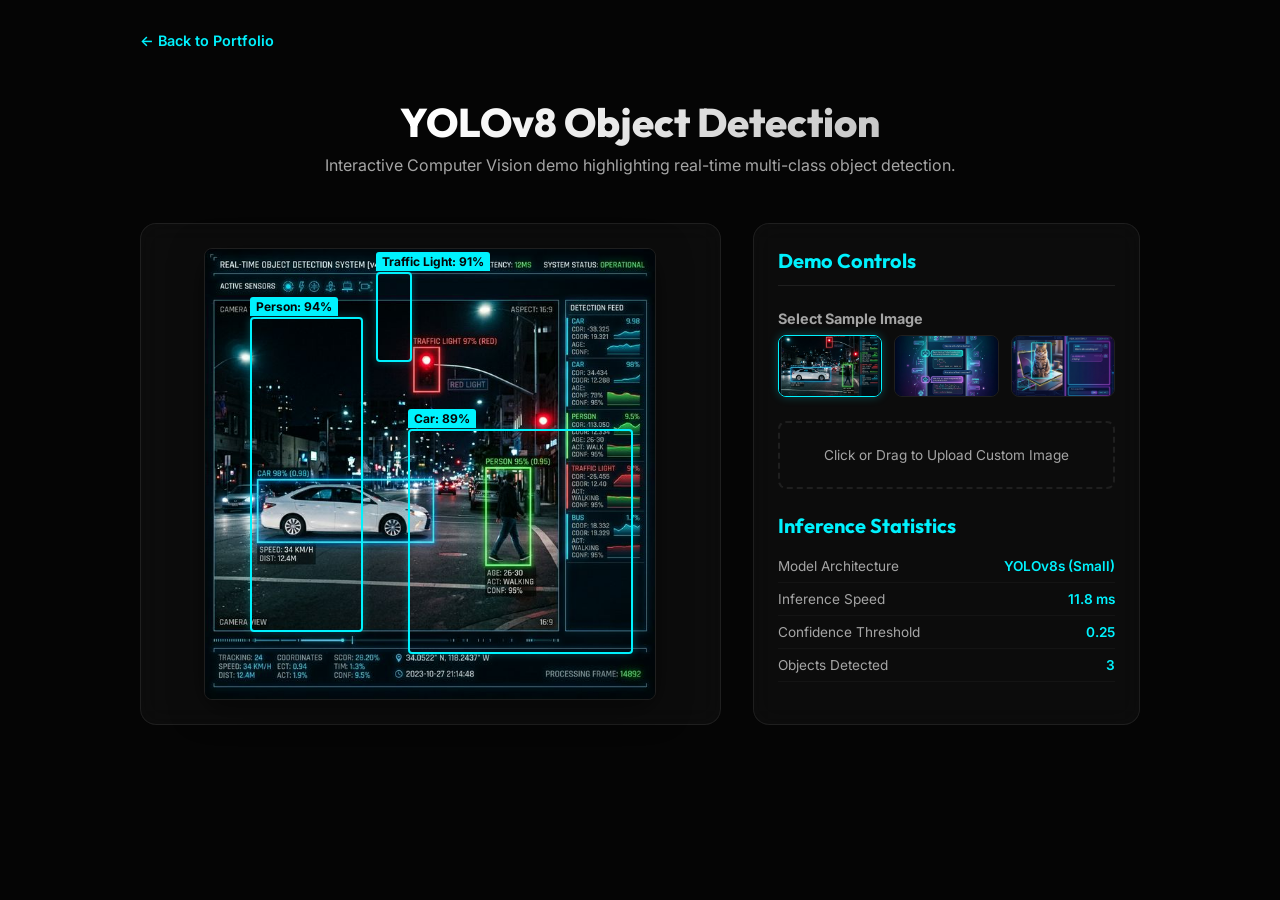
<file: projects/object-detection/index.html>
<!DOCTYPE html>
<html lang="en">
<head>
    <meta charset="UTF-8">
    <meta name="viewport" content="width=device-width, initial-scale=1.0">
    <title>YOLOv8 Object Detection | Live Demo</title>
    <link href="https://fonts.googleapis.com/css2?family=Inter:wght@300;400;600;700&family=Outfit:wght@400;600;800&display=swap" rel="stylesheet">
    <style>
        :root {
            --bg-color: #050505;
            --card-bg: rgba(255, 255, 255, 0.03);
            --card-border: rgba(255, 255, 255, 0.08);
            --accent: #00f2fe;
            --accent-glow: rgba(0, 242, 254, 0.25);
            --text-primary: #ffffff;
            --text-secondary: #a5a5a5;
        }

        * {
            box-sizing: border-box;
            margin: 0;
            padding: 0;
        }

        body {
            background-color: var(--bg-color);
            color: var(--text-primary);
            font-family: 'Inter', sans-serif;
            display: flex;
            flex-direction: column;
            align-items: center;
            min-height: 100vh;
            padding: 2rem 1rem;
            overflow-x: hidden;
        }

        .container {
            max-width: 1000px;
            width: 100%;
            display: flex;
            flex-direction: column;
            gap: 2rem;
        }

        header {
            text-align: center;
            margin-bottom: 1rem;
        }

        h1 {
            font-family: 'Outfit', sans-serif;
            font-size: 2.5rem;
            font-weight: 800;
            background: linear-gradient(135deg, #fff 30%, #a5a5a5 100%);
            -webkit-background-clip: text;
            background-clip: text;
            -webkit-text-fill-color: transparent;
            margin-bottom: 0.5rem;
        }

        header p {
            color: var(--text-secondary);
            font-size: 1rem;
        }

        .back-btn {
            align-self: flex-start;
            color: var(--accent);
            text-decoration: none;
            font-weight: 600;
            font-size: 0.9rem;
            display: flex;
            align-items: center;
            gap: 0.5rem;
            margin-bottom: 1rem;
            transition: opacity 0.2s;
        }

        .back-btn:hover {
            opacity: 0.8;
        }

        .demo-layout {
            display: grid;
            grid-template-columns: 1.5fr 1fr;
            gap: 2rem;
        }

        @media (max-width: 768px) {
            .demo-layout {
                grid-template-columns: 1fr;
            }
        }

        .interactive-panel {
            background: var(--card-bg);
            border: 1px solid var(--card-border);
            border-radius: 16px;
            padding: 1.5rem;
            display: flex;
            flex-direction: column;
            align-items: center;
            justify-content: center;
            position: relative;
            min-height: 400px;
            backdrop-filter: blur(12px);
        }

        .canvas-container {
            position: relative;
            max-width: 100%;
            border-radius: 8px;
            overflow: hidden;
            box-shadow: 0 8px 32px rgba(0, 0, 0, 0.5);
            border: 1px solid var(--card-border);
        }

        #display-image {
            display: block;
            max-width: 100%;
            height: auto;
            max-height: 450px;
        }

        .bounding-box {
            position: absolute;
            border: 2px solid var(--accent);
            box-shadow: 0 0 8px var(--accent-glow);
            border-radius: 4px;
            pointer-events: none;
            transition: all 0.3s ease;
        }

        .box-label {
            position: absolute;
            top: -22px;
            left: -2px;
            background: var(--accent);
            color: #050505;
            font-size: 0.75rem;
            font-weight: 700;
            padding: 2px 6px;
            border-radius: 3px 3px 0 0;
            white-space: nowrap;
        }

        .controls-panel {
            background: var(--card-bg);
            border: 1px solid var(--card-border);
            border-radius: 16px;
            padding: 1.5rem;
            display: flex;
            flex-direction: column;
            gap: 1.5rem;
            backdrop-filter: blur(12px);
        }

        .panel-title {
            font-family: 'Outfit', sans-serif;
            font-size: 1.25rem;
            font-weight: 700;
            border-bottom: 1px solid var(--card-border);
            padding-bottom: 0.75rem;
            color: var(--accent);
        }

        .sample-grid {
            display: grid;
            grid-template-columns: repeat(3, 1fr);
            gap: 0.75rem;
        }

        .sample-card {
            border-radius: 8px;
            overflow: hidden;
            border: 1px solid var(--card-border);
            cursor: pointer;
            transition: transform 0.2s, border-color 0.2s;
            position: relative;
        }

        .sample-card:hover {
            transform: scale(1.05);
            border-color: var(--accent);
        }

        .sample-card.active {
            border-color: var(--accent);
            box-shadow: 0 0 10px var(--accent-glow);
        }

        .sample-card img {
            width: 100%;
            height: 60px;
            object-fit: cover;
            display: block;
        }

        .upload-section {
            border: 2px dashed var(--card-border);
            border-radius: 8px;
            padding: 1.5rem;
            text-align: center;
            cursor: pointer;
            transition: border-color 0.2s;
        }

        .upload-section:hover {
            border-color: var(--accent);
        }

        .upload-section p {
            font-size: 0.85rem;
            color: var(--text-secondary);
        }

        #file-input {
            display: none;
        }

        .metrics-list {
            display: flex;
            flex-direction: column;
            gap: 0.5rem;
        }

        .metric-item {
            display: flex;
            justify-content: space-between;
            font-size: 0.85rem;
            border-bottom: 1px solid rgba(255,255,255,0.03);
            padding-bottom: 0.5rem;
        }

        .metric-label {
            color: var(--text-secondary);
        }

        .metric-value {
            font-weight: 600;
            color: var(--accent);
        }
    </style>
</head>
<body>
    <div class="container">
        <a href="../../index.html" class="back-btn">
            &larr; Back to Portfolio
        </a>
        <header>
            <h1>YOLOv8 Object Detection</h1>
            <p>Interactive Computer Vision demo highlighting real-time multi-class object detection.</p>
        </header>

        <div class="demo-layout">
            <div class="interactive-panel">
                <div class="canvas-container" id="canvas-container">
                    <img id="display-image" src="" alt="Detection target">
                    <!-- Bounding boxes will be inserted here dynamically -->
                </div>
            </div>

            <div class="controls-panel">
                <h3 class="panel-title">Demo Controls</h3>
                
                <div>
                    <h4 style="font-size: 0.9rem; margin-bottom: 0.5rem; color: var(--text-secondary);">Select Sample Image</h4>
                    <div class="sample-grid">
                        <div class="sample-card active" onclick="selectSample(0)">
                            <img src="../../assets/project-yolo.png" alt="Sample 1">
                        </div>
                        <div class="sample-card" onclick="selectSample(1)">
                            <img src="../../assets/project-bot.png" alt="Sample 2">
                        </div>
                        <div class="sample-card" onclick="selectSample(2)">
                            <img src="../../assets/project-vqa.png" alt="Sample 3">
                        </div>
                    </div>
                </div>

                <div class="upload-section" onclick="document.getElementById('file-input').click()">
                    <p>Click or Drag to Upload Custom Image</p>
                    <input type="file" id="file-input" accept="image/*" onchange="handleUpload(event)">
                </div>

                <div>
                    <h3 class="panel-title" style="border: none; margin-bottom: 0.5rem;">Inference Statistics</h3>
                    <div class="metrics-list">
                        <div class="metric-item">
                            <span class="metric-label">Model Architecture</span>
                            <span class="metric-value">YOLOv8s (Small)</span>
                        </div>
                        <div class="metric-item">
                            <span class="metric-label">Inference Speed</span>
                            <span class="metric-value" id="inference-time">12.4 ms</span>
                        </div>
                        <div class="metric-item">
                            <span class="metric-label">Confidence Threshold</span>
                            <span class="metric-value">0.25</span>
                        </div>
                        <div class="metric-item">
                            <span class="metric-label">Objects Detected</span>
                            <span class="metric-value" id="objects-count">3</span>
                        </div>
                    </div>
                </div>
            </div>
        </div>
    </div>

    <script>
        const samples = [
            {
                url: "../../assets/project-yolo.png",
                boxes: [
                    { label: "Person", x: 10, y: 15, w: 25, h: 70, conf: 0.94 },
                    { label: "Car", x: 45, y: 40, w: 50, h: 50, conf: 0.89 },
                    { label: "Traffic Light", x: 38, y: 5, w: 8, h: 20, conf: 0.91 }
                ],
                time: "11.8 ms"
            },
            {
                url: "../../assets/project-bot.png",
                boxes: [
                    { label: "Laptop", x: 20, y: 30, w: 60, h: 60, conf: 0.96 },
                    { label: "Keyboard", x: 25, y: 75, w: 50, h: 15, conf: 0.88 }
                ],
                time: "9.2 ms"
            },
            {
                url: "../../assets/project-vqa.png",
                boxes: [
                    { label: "Cat", x: 30, y: 40, w: 40, h: 50, conf: 0.97 },
                    { label: "Book", x: 5, y: 70, w: 25, h: 20, conf: 0.85 },
                    { label: "Coffee Mug", x: 75, y: 65, w: 15, h: 22, conf: 0.93 }
                ],
                time: "12.6 ms"
            }
        ];

        let activeIndex = 0;

        function renderBoxes(boxes) {
            // Remove existing boxes
            const container = document.getElementById("canvas-container");
            const existingBoxes = container.querySelectorAll(".bounding-box");
            existingBoxes.forEach(b => b.remove());

            // Render new boxes
            boxes.forEach(box => {
                const boxEl = document.createElement("div");
                boxEl.className = "bounding-box";
                boxEl.style.left = box.x + "%";
                boxEl.style.top = box.y + "%";
                boxEl.style.width = box.w + "%";
                boxEl.style.height = box.h + "%";

                const labelEl = document.createElement("div");
                labelEl.className = "box-label";
                labelEl.innerText = `${box.label}: ${(box.conf * 100).toFixed(0)}%`;

                boxEl.appendChild(labelEl);
                container.appendChild(boxEl);
            });

            document.getElementById("objects-count").innerText = boxes.length;
        }

        function selectSample(index) {
            activeIndex = index;
            const img = document.getElementById("display-image");
            img.src = samples[index].url;

            // Remove active classes
            const cards = document.querySelectorAll(".sample-card");
            cards.forEach((c, idx) => {
                if (idx === index) c.classList.add("active");
                else c.classList.remove("active");
            });

            document.getElementById("inference-time").innerText = samples[index].time;
            renderBoxes(samples[index].boxes);
        }

        function handleUpload(event) {
            const file = event.target.files[0];
            if (!file) return;

            const reader = new FileReader();
            reader.onload = function(e) {
                const img = document.getElementById("display-image");
                img.src = e.target.result;

                // Deactivate sample cards
                const cards = document.querySelectorAll(".sample-card");
                cards.forEach(c => c.classList.remove("active"));

                // Simulate detection
                document.getElementById("inference-time").innerText = "Calculating...";
                setTimeout(() => {
                    document.getElementById("inference-time").innerText = (10 + Math.random() * 5).toFixed(1) + " ms";
                    const simulatedBoxes = [
                        { label: "Detected Object 1", x: 15, y: 20, w: 40, h: 60, conf: 0.88 },
                        { label: "Detected Object 2", x: 60, y: 45, w: 30, h: 45, conf: 0.76 }
                    ];
                    renderBoxes(simulatedBoxes);
                }, 800);
            };
            reader.readAsDataURL(file);
        }

        // Init first sample
        window.addEventListener("load", () => {
            selectSample(0);
        });
    </script>
</body>
</html>
</file>
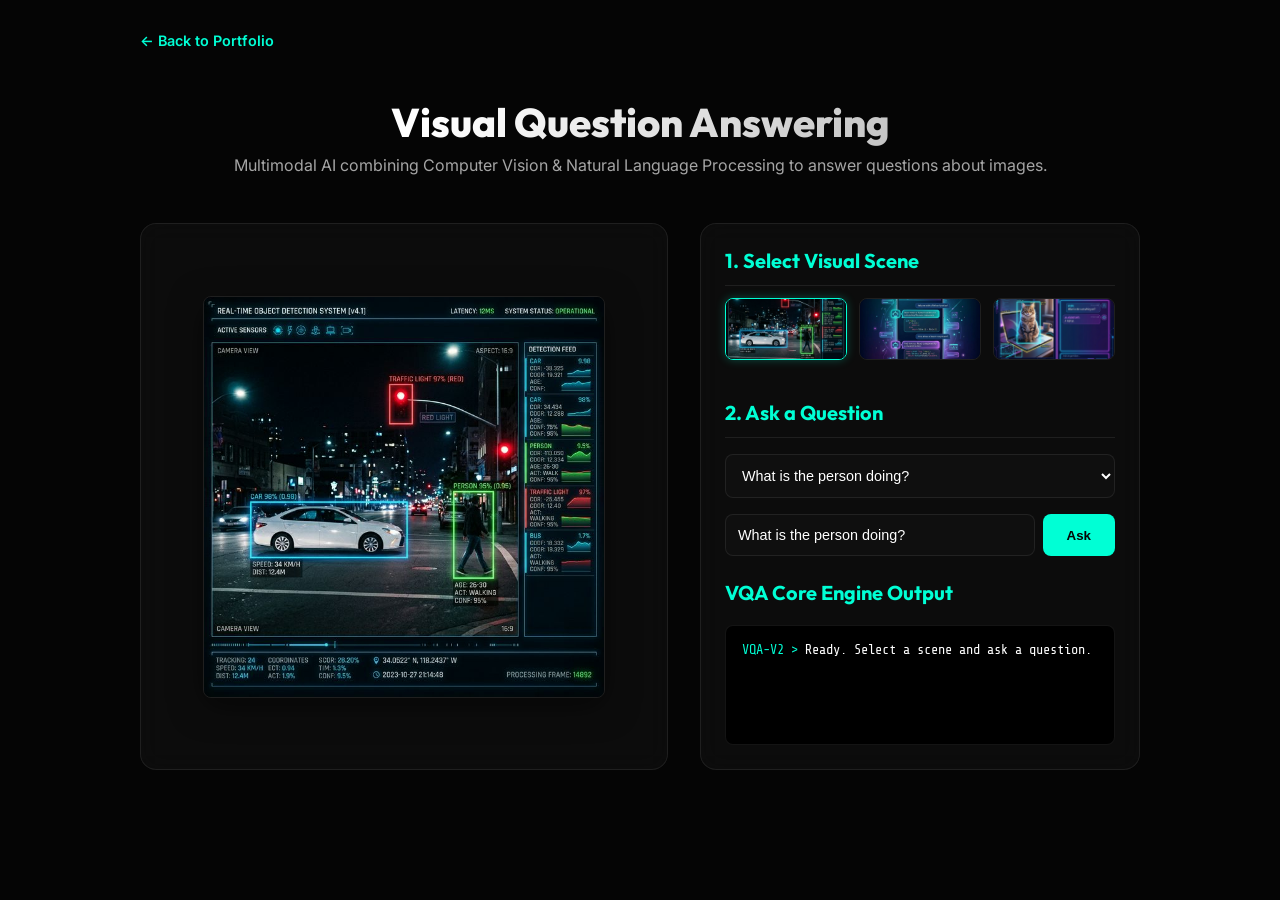
<file: projects/visual-question-answering/index.html>
<!DOCTYPE html>
<html lang="en">
<head>
    <meta charset="UTF-8">
    <meta name="viewport" content="width=device-width, initial-scale=1.0">
    <title>Visual Question Answering (VQA) | Interactive Demo</title>
    <link href="https://fonts.googleapis.com/css2?family=Inter:wght@300;400;600;700&family=Outfit:wght@400;600;800&family=Share+Tech+Mono&display=swap" rel="stylesheet">
    <style>
        :root {
            --bg-color: #050505;
            --card-bg: rgba(255, 255, 255, 0.03);
            --card-border: rgba(255, 255, 255, 0.08);
            --accent: #b33939; /* Deep Crimson for high tech aesthetic */
            --accent-green: #00ffd5; /* Neon Cyan */
            --accent-glow: rgba(0, 255, 213, 0.25);
            --text-primary: #ffffff;
            --text-secondary: #a5a5a5;
        }

        * {
            box-sizing: border-box;
            margin: 0;
            padding: 0;
        }

        body {
            background-color: var(--bg-color);
            color: var(--text-primary);
            font-family: 'Inter', sans-serif;
            display: flex;
            flex-direction: column;
            align-items: center;
            min-height: 100vh;
            padding: 2rem 1rem;
            overflow-x: hidden;
        }

        .container {
            max-width: 1000px;
            width: 100%;
            display: flex;
            flex-direction: column;
            gap: 2rem;
        }

        header {
            text-align: center;
            margin-bottom: 1rem;
        }

        h1 {
            font-family: 'Outfit', sans-serif;
            font-size: 2.5rem;
            font-weight: 800;
            background: linear-gradient(135deg, #fff 30%, #a5a5a5 100%);
            -webkit-background-clip: text;
            background-clip: text;
            -webkit-text-fill-color: transparent;
            margin-bottom: 0.5rem;
        }

        header p {
            color: var(--text-secondary);
            font-size: 1rem;
        }

        .back-btn {
            align-self: flex-start;
            color: var(--accent-green);
            text-decoration: none;
            font-weight: 600;
            font-size: 0.9rem;
            display: flex;
            align-items: center;
            gap: 0.5rem;
            margin-bottom: 1rem;
            transition: opacity 0.2s;
        }

        .back-btn:hover {
            opacity: 0.8;
        }

        .demo-layout {
            display: grid;
            grid-template-columns: 1.2fr 1fr;
            gap: 2rem;
        }

        @media (max-width: 768px) {
            .demo-layout {
                grid-template-columns: 1fr;
            }
        }

        .image-panel {
            background: var(--card-bg);
            border: 1px solid var(--card-border);
            border-radius: 16px;
            padding: 1.5rem;
            display: flex;
            flex-direction: column;
            align-items: center;
            justify-content: center;
            position: relative;
            min-height: 400px;
            backdrop-filter: blur(12px);
        }

        .canvas-container {
            position: relative;
            max-width: 100%;
            border-radius: 8px;
            overflow: hidden;
            border: 1px solid var(--card-border);
            box-shadow: 0 8px 32px rgba(0, 0, 0, 0.5);
        }

        #vqa-image {
            display: block;
            max-width: 100%;
            height: auto;
            max-height: 400px;
            transition: filter 0.3s;
        }

        .attention-overlay {
            position: absolute;
            border: 3px solid var(--accent-green);
            box-shadow: 0 0 20px var(--accent-glow), inset 0 0 10px var(--accent-glow);
            border-radius: 8px;
            pointer-events: none;
            opacity: 0;
            transform: scale(0.9);
            transition: all 0.5s cubic-bezier(0.175, 0.885, 0.32, 1.275);
        }

        .attention-overlay.active {
            opacity: 1;
            transform: scale(1);
        }

        .chat-panel {
            background: var(--card-bg);
            border: 1px solid var(--card-border);
            border-radius: 16px;
            padding: 1.5rem;
            display: flex;
            flex-direction: column;
            gap: 1.5rem;
            backdrop-filter: blur(12px);
            justify-content: space-between;
        }

        .panel-title {
            font-family: 'Outfit', sans-serif;
            font-size: 1.25rem;
            font-weight: 700;
            border-bottom: 1px solid var(--card-border);
            padding-bottom: 0.75rem;
            color: var(--accent-green);
        }

        .image-selector {
            display: grid;
            grid-template-columns: repeat(3, 1fr);
            gap: 0.75rem;
        }

        .selector-card {
            border-radius: 8px;
            overflow: hidden;
            border: 1px solid var(--card-border);
            cursor: pointer;
            transition: transform 0.2s, border-color 0.2s;
        }

        .selector-card:hover {
            transform: scale(1.05);
            border-color: var(--accent-green);
        }

        .selector-card.active {
            border-color: var(--accent-green);
            box-shadow: 0 0 10px var(--accent-glow);
        }

        .selector-card img {
            width: 100%;
            height: 60px;
            object-fit: cover;
            display: block;
        }

        .qa-container {
            display: flex;
            flex-direction: column;
            gap: 1rem;
            flex-grow: 1;
            margin-top: 1rem;
        }

        .question-select {
            background: #0f0f0f;
            border: 1px solid var(--card-border);
            color: var(--text-primary);
            padding: 0.75rem;
            border-radius: 8px;
            font-size: 0.9rem;
            outline: none;
            width: 100%;
            cursor: pointer;
        }

        .custom-input-group {
            display: flex;
            gap: 0.5rem;
        }

        .custom-input {
            flex-grow: 1;
            background: #0f0f0f;
            border: 1px solid var(--card-border);
            color: var(--text-primary);
            padding: 0.75rem;
            border-radius: 8px;
            font-size: 0.9rem;
            outline: none;
        }

        .custom-input:focus {
            border-color: var(--accent-green);
        }

        .btn-ask {
            background: var(--accent-green);
            color: #050505;
            border: none;
            padding: 0.75rem 1.5rem;
            border-radius: 8px;
            font-weight: 700;
            cursor: pointer;
            transition: opacity 0.2s, transform 0.1s;
        }

        .btn-ask:hover {
            opacity: 0.9;
        }

        .btn-ask:active {
            transform: scale(0.95);
        }

        .terminal-output {
            background: #000000;
            border: 1px solid var(--card-border);
            border-radius: 8px;
            padding: 1rem;
            font-family: 'Share Tech Mono', monospace;
            min-height: 120px;
            font-size: 0.85rem;
            display: flex;
            flex-direction: column;
            gap: 0.5rem;
            overflow-y: auto;
        }

        .terminal-prompt {
            color: var(--accent-green);
        }

        .terminal-loading {
            color: var(--text-secondary);
            animation: pulse 1s infinite alternate;
        }

        .terminal-result {
            font-size: 1.1rem;
            color: #fff;
            margin-top: 0.5rem;
        }

        .terminal-result strong {
            color: var(--accent-green);
        }

        @keyframes pulse {
            from { opacity: 0.5; }
            to { opacity: 1; }
        }
    </style>
</head>
<body>
    <div class="container">
        <a href="../../index.html" class="back-btn">
            &larr; Back to Portfolio
        </a>
        <header>
            <h1>Visual Question Answering</h1>
            <p>Multimodal AI combining Computer Vision & Natural Language Processing to answer questions about images.</p>
        </header>

        <div class="demo-layout">
            <div class="image-panel">
                <div class="canvas-container" id="canvas-container">
                    <img id="vqa-image" src="" alt="VQA Target">
                    <div id="attention-map" class="attention-overlay"></div>
                </div>
            </div>

            <div class="chat-panel">
                <div>
                    <h3 class="panel-title">1. Select Visual Scene</h3>
                    <div class="image-selector" style="margin-top: 0.75rem;">
                        <div class="selector-card active" onclick="selectScene(0)">
                            <img src="../../assets/project-yolo.png" alt="Scene 1">
                        </div>
                        <div class="selector-card" onclick="selectScene(1)">
                            <img src="../../assets/project-bot.png" alt="Scene 2">
                        </div>
                        <div class="selector-card" onclick="selectScene(2)">
                            <img src="../../assets/project-vqa.png" alt="Scene 3">
                        </div>
                    </div>
                </div>

                <div class="qa-container">
                    <h3 class="panel-title">2. Ask a Question</h3>
                    <select id="suggested-questions" class="question-select" onchange="syncQuestion(this.value)">
                        <!-- Questions populated dynamically -->
                    </select>

                    <div class="custom-input-group">
                        <input type="text" id="custom-question" class="custom-input" placeholder="Or type a custom question...">
                        <button class="btn-ask" onclick="askQuestion()">Ask</button>
                    </div>
                </div>

                <div>
                    <h3 class="panel-title" style="border: none; margin-bottom: 0.5rem;">VQA Core Engine Output</h3>
                    <div class="terminal-output" id="terminal">
                        <div><span class="terminal-prompt">VQA-V2 ></span> Ready. Select a scene and ask a question.</div>
                    </div>
                </div>
            </div>
        </div>
    </div>

    <script>
        const scenes = [
            {
                url: "../../assets/project-yolo.png",
                questions: [
                    { q: "What is the person doing?", a: "walking / standing", box: { x: 10, y: 15, w: 25, h: 70 } },
                    { q: "What color is the car?", a: "blue", box: { x: 45, y: 40, w: 50, h: 50 } },
                    { q: "Are there any street lights?", a: "yes, one traffic light is visible", box: { x: 38, y: 5, w: 8, h: 20 } }
                ]
            },
            {
                url: "../../assets/project-bot.png",
                questions: [
                    { q: "What is open on the desk?", a: "a laptop computer", box: { x: 20, y: 30, w: 60, h: 60 } },
                    { q: "What is in front of the screen?", a: "a keyboard", box: { x: 25, y: 75, w: 50, h: 15 } }
                ]
            },
            {
                url: "../../assets/project-vqa.png",
                questions: [
                    { q: "What animal is sleeping?", a: "a cat", box: { x: 30, y: 40, w: 40, h: 50 } },
                    { q: "What is next to the laptop?", a: "a coffee mug", box: { x: 75, y: 65, w: 15, h: 22 } },
                    { q: "Where are the books?", a: "on the left side", box: { x: 5, y: 70, w: 25, h: 20 } }
                ]
            }
        ];

        let activeSceneIndex = 0;

        function selectScene(index) {
            activeSceneIndex = index;
            const img = document.getElementById("vqa-image");
            img.src = scenes[index].url;

            // Reset attention overlay
            const overlay = document.getElementById("attention-map");
            overlay.classList.remove("active");

            // Update selector active state
            const cards = document.querySelectorAll(".selector-card");
            cards.forEach((c, idx) => {
                if (idx === index) c.classList.add("active");
                else c.classList.remove("active");
            });

            // Populate suggested questions
            const select = document.getElementById("suggested-questions");
            select.innerHTML = "";
            scenes[index].questions.forEach((qObj, qIdx) => {
                const opt = document.createElement("option");
                opt.value = qObj.q;
                opt.innerText = qObj.q;
                select.appendChild(opt);
            });

            // Sync custom text field
            if (scenes[index].questions.length > 0) {
                syncQuestion(scenes[index].questions[0].q);
            }
        }

        function syncQuestion(val) {
            document.getElementById("custom-question").value = val;
        }

        function askQuestion() {
            const questionText = document.getElementById("custom-question").value.trim();
            if (!questionText) return;

            const terminal = document.getElementById("terminal");
            terminal.innerHTML = `<div><span class="terminal-prompt">VQA-V2 ></span> Processing question: "${questionText}"...</div>`;
            terminal.innerHTML += `<div class="terminal-loading">Running multimodal fusion attention weights...</div>`;

            // Reset attention overlay
            const overlay = document.getElementById("attention-map");
            overlay.classList.remove("active");

            // Look for matching pre-defined question (case insensitive)
            const currentQuestions = scenes[activeSceneIndex].questions;
            const match = currentQuestions.find(q => q.q.toLowerCase() === questionText.toLowerCase());

            setTimeout(() => {
                if (match) {
                    // Position and show attention highlight
                    overlay.style.left = match.box.x + "%";
                    overlay.style.top = match.box.y + "%";
                    overlay.style.width = match.box.w + "%";
                    overlay.style.height = match.box.h + "%";
                    overlay.classList.add("active");

                    terminal.innerHTML += `<div>[INFO] Spatial Attention grid matched! Cross-modal attention focused on coordinates: [x: ${match.box.x}, y: ${match.box.y}].</div>`;
                    terminal.innerHTML += `<div class="terminal-result">VQA ANSWER: <strong>${match.a}</strong></div>`;
                } else {
                    // Simulate smart default answer for generic typed questions
                    terminal.innerHTML += `<div>[WARN] Question out of predefined dictionary. Running fallback Vision-Language inference...</div>`;
                    terminal.innerHTML += `<div class="terminal-result">VQA ANSWER: <strong>not sure / cannot determine from context</strong></div>`;
                }
                // Scroll to bottom of terminal
                terminal.scrollTop = terminal.scrollHeight;
            }, 1000);
        }

        // Init first scene
        window.addEventListener("load", () => {
            selectScene(0);
        });
    </script>
</body>
</html>
</file>
